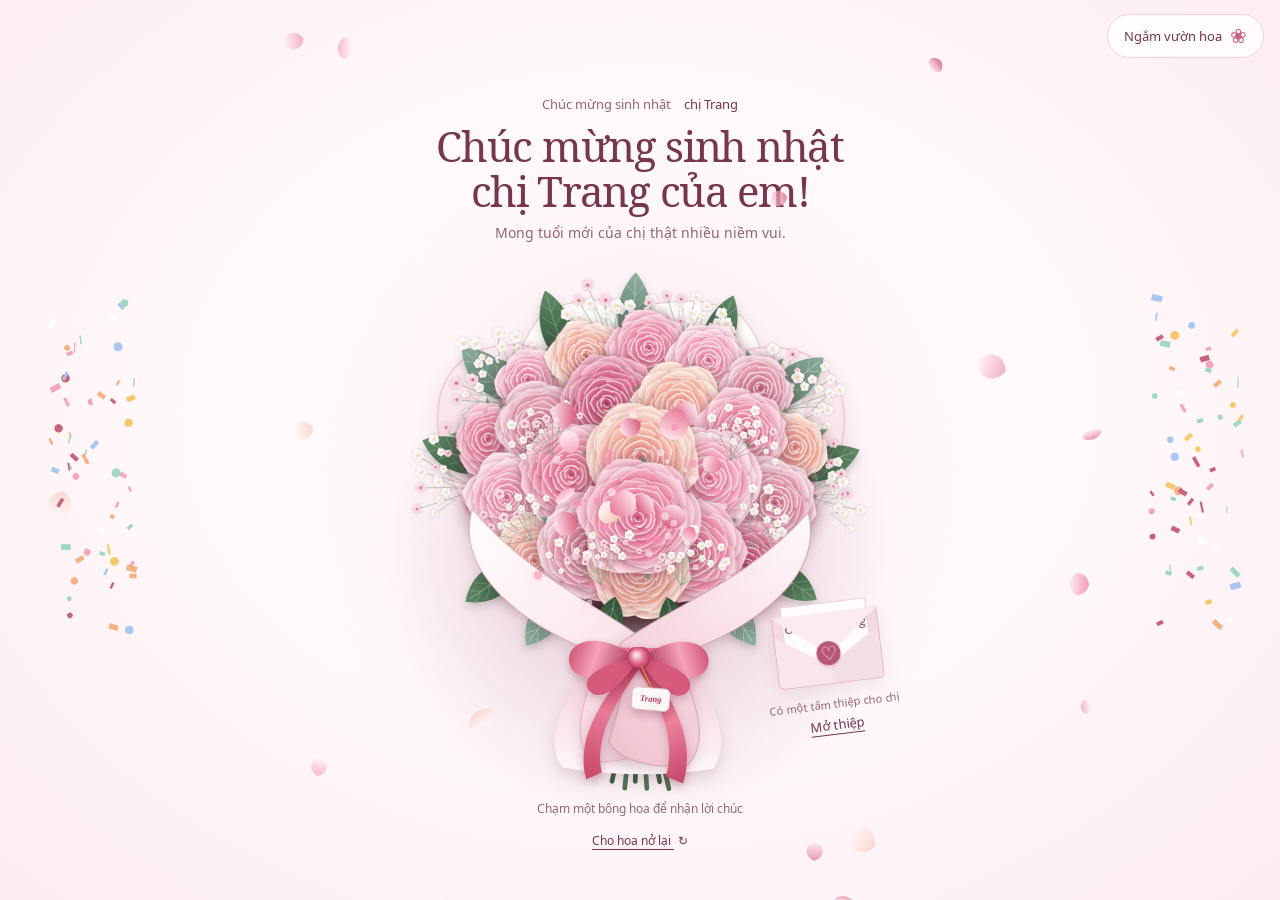
<file: index.html>
<!DOCTYPE html>
<html lang="vi">
<head>
  <meta charset="UTF-8">
  <meta name="viewport" content="width=device-width, initial-scale=1.0">
  <meta name="theme-color" content="#fff8fa">
  <meta name="description" content="Một bó hoa và tấm thiệp nhỏ chúc mừng sinh nhật chị Trang.">
  <title>Chúc mừng sinh nhật chị Trang</title>
  <link rel="stylesheet" href="./style.css?v=5">
  <script src="./script.js?v=5" defer></script>
  <script src="./card.js?v=5" defer></script>
  <script src="./birthday-effects.js" defer></script>
</head>
<body>
  <main>
    <a class="garden-link" href="./garden.html">Ngắm vườn hoa <span aria-hidden="true">❀</span></a>
    <canvas id="ambientPetalsCanvas" aria-hidden="true"></canvas>
    <header class="greeting">
      <p class="occasion">Chúc mừng sinh nhật <span>chị Trang</span></p>
      <h1>Chúc mừng sinh nhật<br>chị Trang của em!</h1>
      <p class="greeting-caption">Mong tuổi mới của chị thật nhiều niềm vui.</p>
    </header>

    <div class="gift-layout">
      <section class="scene-column" aria-label="Hoa và những lời chúc sinh nhật">


        <div class="gift-visuals">
          <div class="bouquet-composition">
            <div id="bouquetStageWrapper" role="button" tabindex="0"
              aria-label="Bó hoa hồng. Nhấn Enter để nhận lời chúc; dùng phím mũi tên để chọn bông hoa."
              aria-describedby="bouquetHint">
              <canvas id="bouquetCanvas" aria-hidden="true"></canvas>
            </div>
            <button class="envelope-button" id="openCard" type="button" aria-haspopup="dialog" aria-controls="greetingCard" aria-expanded="false" hidden>
              <span class="envelope" aria-hidden="true"><span class="envelope-letter">Gửi chị Trang</span><span class="envelope-seal">♡</span></span>
              <span class="envelope-caption">Có một tấm thiệp cho chị</span>
              <span class="envelope-action">Mở thiệp</span>
            </button>
          </div>

        </div>

        <footer class="scene-footer">
          <p id="bouquetHint" class="bouquet-hint">Chạm một bông hoa để nhận lời chúc</p>
          <p id="roseWish" class="rose-wish" role="status" aria-live="polite" aria-atomic="true"></p>
          <button class="text-button" id="replayBloom" type="button">Cho hoa nở lại <span aria-hidden="true">↻</span></button>
        </footer>
      </section>

      <dialog id="greetingCard" class="card-dialog" aria-labelledby="cardTitle">
        <div class="letter-paper">
          <button class="close-button" id="closeCard" type="button" aria-label="Đóng thiệp">×</button>
          <div id="cardReading">
            <div class="letter-date" aria-label="Chúc mừng sinh nhật"><span>Happy</span><span class="date-stem" aria-hidden="true"></span><span>Birthday</span></div>
            <p class="letter-recipient">Gửi <span id="cardRecipient">chị Trang</span>,</p>
            <h2 id="cardTitle">Chúc chị tuổi mới<br>thật rực rỡ.</h2>
            <div class="letter-flower" aria-hidden="true">❀</div>
            <p id="cardMessage" class="letter-message"></p>
            <div class="letter-signoff"><p>Với thật nhiều thương mến,</p><p id="cardSender" class="letter-signature"></p></div>
            <div class="letter-fold" aria-hidden="true"></div>
            <div class="letter-actions"><button id="viewAlbum" class="text-button" type="button" aria-controls="memoryAlbum">Xem album kỷ niệm <span aria-hidden="true">♡</span></button><button id="editCard" class="text-button" type="button">Viết lời chúc riêng <span aria-hidden="true">✎</span></button></div>
          </div>
          <form id="cardEditor" hidden>
            <p class="editor-intro">Một tấm thiệp mang lời của riêng mình.</p>
            <h2 id="editorTitle" class="editor-title">Viết chút yêu thương</h2>
            <label for="recipientInput">Gửi đến</label>
            <input id="recipientInput" name="recipient" maxlength="60" required autocomplete="off">
            <label for="messageInput">Lời chúc sinh nhật</label>
            <textarea id="messageInput" name="message" rows="7" maxlength="1500" required></textarea>
            <label for="senderInput">Người gửi</label>
            <input id="senderInput" name="sender" maxlength="60" required autocomplete="off">
            <p class="editor-hint">Lời chúc được lưu trên trình duyệt này.</p>
            <div class="editor-actions"><button class="primary-button" type="submit">Lưu lời chúc</button><button class="text-button" id="cancelEdit" type="button">Hủy</button></div>
          </form>
          <p id="cardStatus" class="card-status" role="status" aria-live="polite"></p>
        </div>
      </dialog>
    </div>
    <section id="memoryAlbum" class="memory-album" aria-labelledby="albumTitle" hidden>
      <header class="album-heading">
        <p class="album-note">Một chút kỷ niệm, dành riêng cho chị</p>
        <h2 id="albumTitle">Những khoảnh khắc thương yêu</h2>
        <button id="toggleAlbum" class="text-button" type="button" aria-expanded="false" aria-controls="albumPhotos">Xòe album <span aria-hidden="true">♡</span></button>
      </header>
      <div id="albumPhotos" class="album-photos">
        <figure class="portrait-card album-card">
          <div class="portrait-photo"><img src="./assets/photo-1.jpg" alt="Chị Trang bên những bình hoa sen hồng" width="720" height="1280" decoding="async"></div>
          <figcaption><span class="portrait-dedication">Xinh như hoa sen hồng.</span><span class="portrait-date">Dịu dàng theo cách của chị</span></figcaption>
        </figure>
        <figure class="portrait-card album-card">
          <div class="portrait-photo"><img src="./assets/photo-2.jpg" alt="Chị Trang vẫy tay bên bờ biển" width="960" height="1280" decoding="async" loading="lazy"></div>
          <figcaption><span class="portrait-dedication">Rạng rỡ như nắng biển.</span><span class="portrait-date">Những chuyến đi thật vui</span></figcaption>
        </figure>
        <figure class="portrait-card album-card">
          <div class="portrait-photo"><img src="./assets/photo-3.jpg" alt="Chị Trang mặc áo dài hồng bên hồ" width="1280" height="1280" decoding="async" loading="lazy"></div>
          <figcaption><span class="portrait-dedication">Tuổi mới thật dịu dàng.</span><span class="portrait-date">Hôm nay và cả mai sau</span></figcaption>
        </figure>
      </div>
      <p class="album-footnote">Có những điều nhỏ, nhớ lại vẫn thấy vui.</p>
    </section>
    <noscript><p class="noscript-message">Bật JavaScript để ngắm hoa nở và mở thiệp sinh nhật nhé.</p></noscript>
  </main>
</body>
</html>
</file>
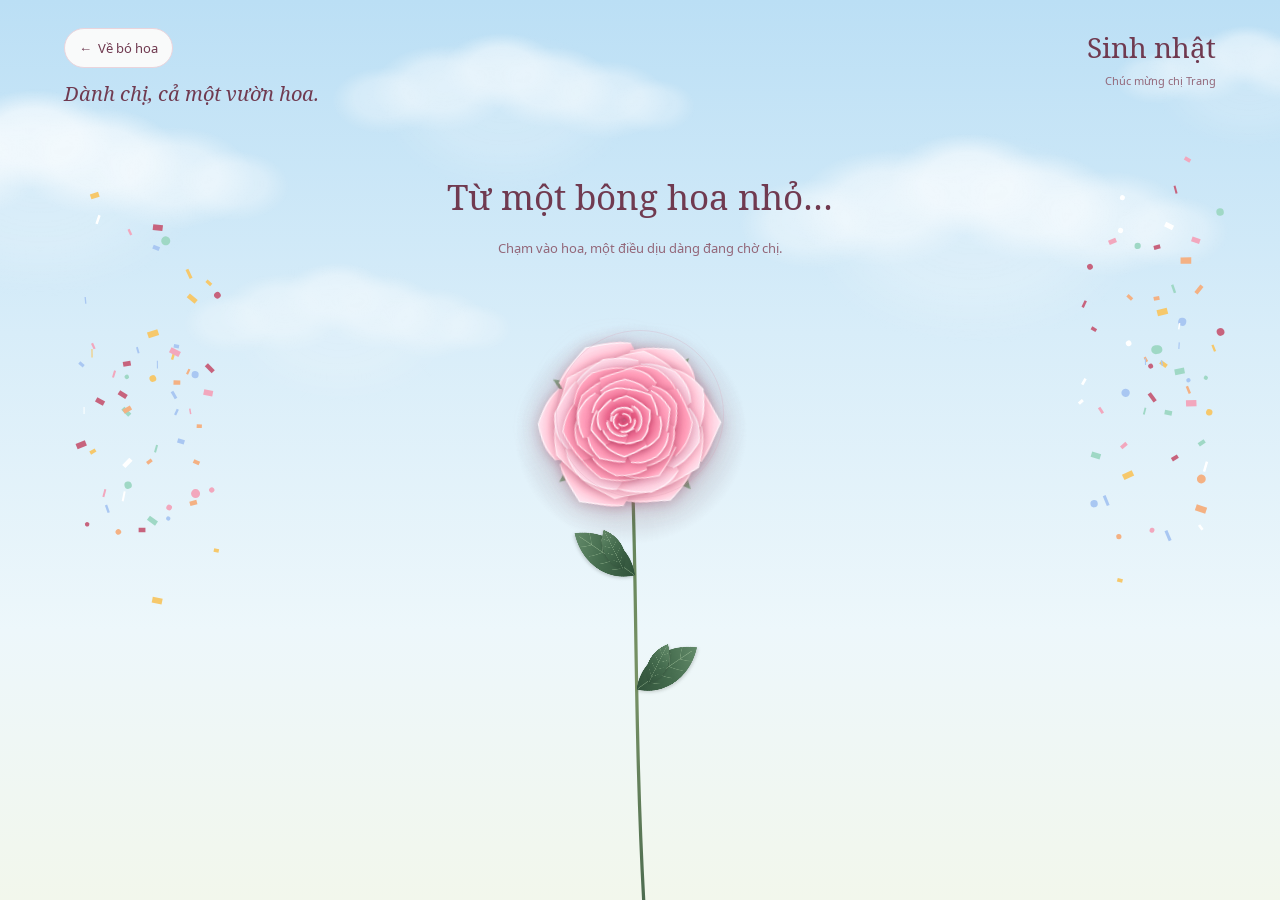
<file: garden.html>
<!DOCTYPE html>
<html lang="vi">
<head>
  <meta charset="UTF-8">
  <meta name="viewport" content="width=device-width, initial-scale=1.0">
  <meta name="theme-color" content="#bbdff5">
  <meta name="description" content="Chạm một bông hoa, đánh thức cả khu vườn và nhận lời chúc mừng sinh nhật chị Trang.">
  <title>Cả một vườn hoa · Sinh nhật chị Trang</title>
  <link rel="preload" href="./assets/fonts/noto-serif-regular.woff2" as="font" type="font/woff2" crossorigin>
  <link rel="preload" href="./assets/fonts/noto-sans-regular.woff2" as="font" type="font/woff2" crossorigin>
  <style>
    @font-face {
      font-family: "Noto Serif";
      src: url("./assets/fonts/noto-serif-regular.woff2") format("woff2");
      font-style: normal; font-weight: 400; font-display: swap;
    }
    @font-face {
      font-family: "Noto Serif";
      src: url("./assets/fonts/noto-serif-italic.woff2") format("woff2");
      font-style: italic; font-weight: 400; font-display: swap;
    }
    @font-face {
      font-family: "Noto Sans";
      src: url("./assets/fonts/noto-sans-regular.woff2") format("woff2");
      font-style: normal; font-weight: 400; font-display: swap;
    }
    :root {
      color-scheme: light;
      --sky: #bbdff5;
      --ink: #703a50;
      --muted: #936779;
      --rose: #c66388;
      --leaf: #6c8b71;
      --paper: #fffdfc;
      --font-letter: "Noto Serif", serif;
      font-family: "Noto Sans", sans-serif;
      color: var(--ink);
      font-synthesis: none;
    }
    * { box-sizing: border-box; }
    [hidden] { display: none !important; }
    html, body { margin: 0; min-width: 280px; min-height: 100%; }
    body { background: var(--sky); -webkit-tap-highlight-color: transparent; }
    button { font: inherit; color: inherit; cursor: pointer; touch-action: manipulation; }
    button:focus-visible, input:focus-visible, textarea:focus-visible { outline: 2px solid var(--ink); outline-offset: 4px; }
    .garden {
      position: relative; min-height: 560px; height: 100svh; overflow: hidden;
      isolation: isolate;
      background: linear-gradient(180deg, #bbdff5 0%, #d8edf9 37%, #edf7fb 70%, #f2f7ec 100%);
    }
    .garden::after {
      content: ""; position: absolute; inset: 0; z-index: -2; pointer-events: none;
      background: radial-gradient(ellipse at 50% 110%, #d7e8caaa, transparent 58%);
      opacity: 0; transition: opacity 4s;
    }
    .garden.is-growing::after { opacity: 1; }
    .page-header {
      position: absolute; top: max(28px, env(safe-area-inset-top));
      left: clamp(24px, 5vw, 76px); right: clamp(24px, 5vw, 76px);
      display: flex; align-items: start; justify-content: space-between; gap: 24px;
      pointer-events: none;
    }
    .dedication { margin: 0; font: italic 20px/1.6 var(--font-letter); }
    .back-link {
      pointer-events: auto; display: inline-flex; align-items: center; gap: 6px; margin-bottom: 10px;
      min-height: 40px; padding: 8px 14px; border: 1px solid #ead4dc; border-radius: 22px;
      background: #fffdfbe6; color: var(--ink); font-size: 13px; text-decoration: none;
    }
    .back-link:hover { background: #fae7ef; }
    .date { margin: 0; text-align: right; font-size: 11px; line-height: 1.7; color: var(--muted); }
    .date span { display: block; font: 28px/1.4 var(--font-letter); color: var(--ink); margin-bottom: 5px; }
    #flowers { position: absolute; inset: 0; z-index: -1; width: 100%; height: 100%; }
    .flower-button {
      position: absolute; left: 50%; top: 46%; transform: translate(-50%, -50%);
      width: 184px; height: 184px; border: 0; border-radius: 50%; background: transparent;
    }
    .flower-button::after {
      content: ""; position: absolute; inset: 8px; border: 1px solid #d69ab23b; border-radius: 50%;
      transition: transform .5s, border-color .5s;
    }
    .flower-button:hover::after { transform: scale(1.13); border-color: #c6638888; }
    .intro {
      position: absolute; left: 24px; right: 24px; top: 19%; text-align: center;
      transition: opacity .65s, transform .65s; pointer-events: none;
    }
    h1 { margin: 0; font: 400 clamp(25px, 3vw, 35px)/1.5 var(--font-letter); }
    .intro p { margin: 13px 0 0; font-size: 13px; line-height: 1.7; color: var(--muted); }
    .is-growing .intro { opacity: 0; transform: translateY(12px); }
    .progress {
      position: absolute; bottom: 36px; left: 20px; right: 20px; margin: 0;
      text-align: center; font: italic 17px/1.7 var(--font-letter);
      opacity: 0; transition: opacity .6s; pointer-events: none;
      text-shadow: 0 1px 12px #fff, 0 1px 8px #fff;
    }
    .is-growing:not(.is-ready) .progress { opacity: 1; }
    .garden-actions {
      position: absolute; bottom: max(24px, env(safe-area-inset-bottom)); left: 0; right: 0;
      display: flex; justify-content: center; flex-wrap: wrap; gap: 12px; padding: 0 16px;
    }
    .garden-actions button {
      border: 1px solid #dcb9c8; background: #fffdfcf2; border-radius: 30px;
      padding: 12px 20px; font-size: 12px; box-shadow: 0 3px 16px #76364d0c;
    }
    .garden-actions button:hover { background: #fae7ef; }
    dialog {
      width: min(480px, calc(100% - 36px)); max-height: calc(100svh - 36px);
      padding: 0; border: 0; overflow: auto; background: var(--paper); color: var(--ink);
      box-shadow: 0 24px 100px #69394d24, 0 2px 10px #69394d12;
      scrollbar-width: none;
      -ms-overflow-style: none;
    }
    dialog::-webkit-scrollbar { display: none; }
    dialog::backdrop { background: #eaf5fc3d; backdrop-filter: blur(3px); }
    dialog[open] { animation: unfold 1s cubic-bezier(.2,.8,.2,1) both; }
    .letter { position: relative; padding: 38px 42px 28px; text-align: center; }
    .letter::before { content: ""; position: absolute; inset: 10px; border: 1px solid #eed6e1; pointer-events: none; }
    .close-card { position: absolute; top: 15px; right: 16px; width: 34px; height: 34px; border: 0; background: transparent; font-size: 25px; }
    .letter-date { margin: 2px 0 20px; font: 24px/1.4 var(--font-letter); color: var(--rose); }
    .letter-date span { display: inline-block; width: 1px; height: 27px; background: #d9aec1; transform: rotate(24deg); margin: 0 15px -5px; }
    .letter-sprig { display: block; margin: 0 auto 17px; width: 75px; height: 55px; }
    .recipient { font: italic 17px/1.7 var(--font-letter); margin: 0 0 13px; }
    h2 { font: 400 clamp(26px, 5vw, 32px)/1.5 var(--font-letter); margin: 0 0 24px; text-wrap: balance; }
    .message { font-size: 14px; line-height: 1.95; margin: 0 0 15px; text-wrap: pretty; }
    .signature { margin: 24px 0; font: italic 17px/1.8 var(--font-letter); }
    .recipient, h2, .message, .signature { overflow-wrap: anywhere; }
    h2, .message, .signature { white-space: pre-wrap; }
    .letter-actions { display: flex; flex-wrap: wrap; justify-content: center; gap: 12px 20px; }
    .view-garden { position: relative; border: 0; border-bottom: 1px solid #cba1b2; padding: 7px 2px; background: transparent; font-size: 12px; }
    .card-editor { text-align: left; }
    .card-editor h2 { text-align: center; margin-bottom: 20px; font-size: 25px; }
    .card-editor label { display: block; margin: 16px 0 7px; font-size: 13px; }
    .card-editor input, .card-editor textarea {
      display: block; width: 100%; min-width: 0; padding: 10px 12px;
      border: 1px solid #dcb9c8; border-radius: 4px; background: #fff9fb;
      color: var(--ink); font: 16px/1.6 "Noto Sans", sans-serif;
    }
    .card-editor textarea { resize: vertical; }
    .editor-hint, .card-status { color: var(--muted); font-size: 12px; line-height: 1.7; }
    .card-status { margin: 0; }
    .card-status:not(:empty) { margin-top: 16px; }
    .editor-actions { display: flex; align-items: center; flex-wrap: wrap; gap: 20px; margin-top: 20px; }
    .save-card { border: 1px solid var(--ink); border-radius: 24px; padding: 11px 18px; background: var(--ink); color: var(--paper); font-size: 13px; }
    .noscript { position: absolute; top: 30%; left: 20px; right: 20px; text-align: center; line-height: 1.8; }
    @keyframes unfold { from { opacity: 0; transform: translateY(35px) rotate(-2deg) scale(.94); } to { opacity: 1; transform: none; } }
    @media (max-width: 600px) {
      .dedication { font-size: 18px; max-width: 150px; }
      .date { max-width: 130px; font-size: 10px; }
      .date span { font-size: 25px; }
      .letter { padding: 35px 26px 25px; }
      .intro { top: 21%; }
      h1 { font-size: clamp(23px, 5.8vw, 28px); }
    }
    @media (max-height: 600px) and (min-width: 600px) {
      .garden { min-height: 360px; }
      .intro { top: 38%; right: auto; width: 30%; text-align: left; }
      h1 { font-size: 24px; }
      .intro p { margin-top: 6px; }
      .page-header { top: 20px; }
    }
    @media (prefers-reduced-motion: reduce) {
      *, *::before, *::after { animation: none !important; transition: none !important; }
    }
  </style>
</head>
<body>
  <main class="garden" id="garden">
    <header class="page-header">
      <div class="header-start">
        <a class="back-link" href="./index.html"><span aria-hidden="true">←</span> Về bó hoa</a>
        <p class="dedication">Dành chị, cả một vườn hoa.</p>
      </div>
      <p class="date"><span>Sinh nhật</span>Chúc mừng chị Trang</p>
    </header>
    <canvas id="flowers" aria-hidden="true"></canvas>
    <button class="flower-button" id="bloom" type="button" aria-label="Chạm để cả vườn hoa nở" aria-describedby="introHint"></button>
    <div class="intro" id="intro">
      <h1>Từ một bông hoa nhỏ…</h1>
      <p id="introHint">Chạm vào hoa, một điều dịu dàng đang chờ chị.</p>
    </div>
    <p class="progress" id="status" role="status" aria-live="polite" aria-atomic="true"></p>
    <nav class="garden-actions" id="actions" aria-label="Vườn hoa và thiệp" hidden>
      <button id="readCard" type="button" aria-haspopup="dialog" aria-controls="wishCard">Đọc lại thiệp</button>
      <button id="replay" type="button">Cho hoa nở lại</button>
    </nav>
    <dialog id="wishCard" aria-labelledby="cardTitle">
      <article class="letter">
        <button class="close-card" id="closeCard" type="button" aria-label="Đóng thiệp">×</button>
        <p class="letter-date">Happy<span aria-hidden="true"></span>Birthday</p>
        <svg class="letter-sprig" viewBox="0 0 90 64" fill="none" aria-hidden="true">
          <path d="M45 59 Q41 40 46 21 M44 49 Q25 47 23 35 Q39 33 44 49 M44 40 Q60 39 65 28 Q51 28 44 40" stroke="#78947a" stroke-width="1.2" fill="#dfe9d9"/>
          <g fill="#ecc1d2" stroke="#c9789a" stroke-width=".6">
            <ellipse cx="39" cy="17" rx="8" ry="12" transform="rotate(-40 39 17)"/>
            <ellipse cx="52" cy="17" rx="8" ry="12" transform="rotate(40 52 17)"/>
            <ellipse cx="45" cy="15" rx="8" ry="12"/>
            <path d="M30 19 Q44 17 45 30 Q33 32 30 19 M60 19 Q46 17 45 30 Q58 32 60 19"/>
          </g>
        </svg>
        <div id="cardReading">
          <p class="recipient">Gửi <span id="cardRecipient">chị Trang</span>,</p>
          <h2 id="cardTitle">Mong những điều đẹp đẽ<br>luôn nở bên chị.</h2>
          <div id="cardMessage">
            <p class="message">Một bông hoa có thể làm một ngày thêm đẹp.<br>Còn chị, làm cả nhà mình vui hơn mỗi ngày.</p>
            <p class="message">Chúc mừng sinh nhật chị! Em chúc chị tuổi mới thật nhiều sức khỏe, niềm vui và may mắn. Mong chị luôn bình yên, được yêu thương và làm được mọi điều chị mong muốn.</p>
            <p class="message">Tuổi mới thật rực rỡ nhé chị,<br>em thương chị nhiều lắm.</p>
          </div>
          <p class="signature" id="cardSignature">Em Minh ♡</p>
          <div class="letter-actions">
            <button class="view-garden" id="viewGarden" type="button" autofocus>Ngắm vườn hoa</button>
            <button class="view-garden" id="editCard" type="button">Viết lời chúc riêng</button>
          </div>
        </div>
        <form class="card-editor" id="cardEditor" hidden>
          <h2 id="editorTitle">Viết chút yêu thương</h2>
          <label for="recipientInput">Gửi đến</label>
          <input id="recipientInput" name="recipient" maxlength="60" required autocomplete="off">
          <label for="titleInput">Tiêu đề thiệp</label>
          <textarea id="titleInput" name="title" rows="2" maxlength="160" required></textarea>
          <label for="messageInput">Lời chúc sinh nhật</label>
          <textarea id="messageInput" name="message" rows="7" maxlength="3000" required></textarea>
          <label for="signatureInput">Chữ ký</label>
          <input id="signatureInput" name="signature" maxlength="120" required autocomplete="off">
          <p class="editor-hint">Lời chúc được lưu trên trình duyệt này. Cách một dòng để bắt đầu đoạn mới.</p>
          <div class="editor-actions">
            <button class="save-card" type="submit">Lưu lời chúc</button>
            <button class="view-garden" id="cancelEdit" type="button">Hủy</button>
          </div>
        </form>
        <p class="card-status" id="cardStatus" role="status" aria-live="polite"></p>
      </article>
    </dialog>
    <noscript><p class="noscript">Bật JavaScript để chạm vào hoa và mở thiệp nhé.<br>Chúc chị sinh nhật vui vẻ, rạng rỡ và tràn đầy yêu thương!</p></noscript>
  </main>
  <script src="./garden-botany.js?v=5"></script>
  <script src="./garden-card.js?v=5"></script>
  <script src="./birthday-effects.js"></script>
  <script>
    (() => {
      'use strict';
      const garden = document.getElementById('garden');
      const canvas = document.getElementById('flowers');
      const ctx = canvas.getContext('2d');
      const bloomButton = document.getElementById('bloom');
      const card = document.getElementById('wishCard');
      const actions = document.getElementById('actions');
      const status = document.getElementById('status');
      const motion = matchMedia('(prefers-reduced-motion: reduce)');
      const TAU = Math.PI * 2;
      const clamp = n => Math.max(0, Math.min(1, n));
      const ease = n => 1 - Math.pow(1 - clamp(n), 3);
      let seed = 2010;
      const random = () => { seed = seed * 16807 % 2147483647; return (seed - 1) / 2147483646; };
      const { createRealisticRoseSprite, createRoseBudSprite, drawBotanicalLeaf } = window.GardenBotany;
      const paletteKeys = ['sweetBlush', 'pastelPink', 'creamPeach', 'pearlVintage', 'berryRomance', 'paleGreen', 'skyBlue', 'pearlWhite'];
      // Bake the soft focus and bloom into the sprites once, keeping the live scene light.
      function softenPetals(source, logicalSize, radius) {
        const image = document.createElement('canvas');
        image.width = source.width; image.height = source.height;
        const c = image.getContext('2d');
        const pixelRatio = source.width / logicalSize;
        c.globalAlpha = .3;
        c.filter = `blur(${radius * .13 * pixelRatio}px) brightness(1.35)`;
        c.drawImage(source, 0, 0);
        c.globalAlpha = 1;
        c.filter = `blur(${radius * .009 * pixelRatio}px) brightness(1.06)`;
        c.drawImage(source, 0, 0);
        return image;
      }
      // Use the same layered roses as index.html, cached at the sizes used in this scene.
      // Fully open flowers need only one draw instead of repainting every petal each frame.
      function prepareRose(config) {
        const rose = createRealisticRoseSprite(config);
        rose.whorlCanvases = rose.whorlCanvases.map(layer => softenPetals(layer, rose.logicalSize, rose.radius));
        const openCanvas = document.createElement('canvas');
        openCanvas.width = rose.baseCanvas.width;
        openCanvas.height = rose.baseCanvas.height;
        const c = openCanvas.getContext('2d');
        c.drawImage(rose.baseCanvas, 0, 0);
        rose.whorlCanvases.forEach(layer => c.drawImage(layer, 0, 0));
        return { ...rose, openCanvas };
      }
      const sprites = paletteKeys.flatMap((paletteKey, i) => ['garden', 'classic', 'peony'].map((variety, j) => prepareRose({
        radius: 46, paletteKey, variety, seed: 2010 + i * 107 + j * 41,
        tiltX: (j - 1) * .65, tiltY: -.2 + (i % 5) * .08, hasDewdrop: j === 0
      })));
      const heroSprite = prepareRose({ radius: 86, paletteKey: 'sweetBlush', variety: 'garden', tiltX: -.22, tiltY: -.3, seed: 2010, hasDewdrop: true });
      const budSprites = paletteKeys.map(paletteKey => {
        const bud = createRoseBudSprite({ paletteKey });
        return { ...bud, canvas: softenPetals(bud.canvas, bud.logicalSize, bud.radius) };
      });
      const leafCanvas = document.createElement('canvas');
      leafCanvas.width = 300; leafCanvas.height = 200;
      const leafContext = leafCanvas.getContext('2d');
      leafContext.scale(2, 2);
      drawBotanicalLeaf(leafContext, 20, 50, 0, 100, 31);
      // Soft cloud puffs are painted once, then drift behind the flowers.
      const cloudCanvas = document.createElement('canvas');
      cloudCanvas.width = 720; cloudCanvas.height = 360;
      const cloudContext = cloudCanvas.getContext('2d');
      const cloudPuffs = [
        [125, 164, 92, .52], [225, 143, 119, .67], [333, 112, 104, .81],
        [420, 141, 111, .75], [519, 163, 108, .61], [600, 174, 75, .43],
        [340, 183, 219, .3]
      ];
      cloudPuffs.forEach(([x, y, radius, opacity]) => {
        cloudContext.save(); cloudContext.translate(x, y); cloudContext.scale(1, .64);
        const puff = cloudContext.createRadialGradient(0, -radius * .12, radius * .16, 0, 0, radius);
        puff.addColorStop(0, `rgba(255,255,255,${opacity})`);
        puff.addColorStop(.48, `rgba(255,255,255,${opacity * .87})`);
        puff.addColorStop(.8, `rgba(255,255,255,${opacity * .3})`);
        puff.addColorStop(1, 'rgba(255,255,255,0)');
        cloudContext.fillStyle = puff; cloudContext.beginPath(); cloudContext.arc(0, 0, radius, 0, TAU); cloudContext.fill();
        cloudContext.restore();
      });
      const clouds = [
        { x: .04, y: .17, size: .42, opacity: .82, speed: 2.7 },
        { x: .4, y: .09, size: .32, opacity: .67, speed: 3.8 },
        { x: .77, y: .22, size: .43, opacity: .78, speed: 2.2 },
        { x: .27, y: .34, size: .29, opacity: .52, speed: 4.1 },
        { x: .98, y: .07, size: .25, opacity: .59, speed: 3.1 }
      ];
      const whorlDelays = [0, .12, .24, .34];
      const closedScales = [.44, .36, .28, .38];
      const twistAngles = [.52, -.78, 1.05, -1.35];
      const flowers = [];
      // Distant flowers are smaller and paler; foreground flowers grow taller and fuller.
      for (let row = 0; row < 5; row++) {
        const count = 24 + row * 2;
        for (let i = 0; i < count; i++) {
          const x = (i + random()) / count;
          flowers.push({
            x, y: .49 + row * .092 + (random() - .5) * .22, depth: row,
            radius: 17 + row * 5 + random() * 15,
            stem: .18 + random() * .22,
            bend: (random() - .5) * 65,
            phase: random() * TAU, rotation: (random() - .5) * .9,
            sprite: Math.floor(random() * sprites.length),
            delay: .3 + Math.abs(x - .5) * 4.2 + row * .36 + random() * .9,
            alpha: .6 + row * .1, tilt: .8 + random() * .2,
            offsetX: 0, offsetY: 0, hover: 0
          });
        }
      }
      // Keep some flowers as closed buds, scattered through all five depth layers.
      for (let i = 0; i < 20; i++) {
        const row = Math.floor(i / 4);
        flowers.push({
          x: (i % 4 + .25 + random() * .5) / 4,
          y: .45 + row * .087 + (random() - .5) * .065,
          depth: row, radius: 13 + row * 2.5 + random() * 4,
          stem: .2 + random() * .15, bend: (random() - .5) * 45,
          phase: random() * TAU, rotation: (random() - .5) * .5,
          bud: true, sprite: i * 3 % budSprites.length,
          delay: .6 + random() * 2.4 + row * .4,
          alpha: .75 + row * .06, tilt: 1,
          offsetX: 0, offsetY: 0, hover: 0
        });
      }
      flowers.sort((a, b) => a.depth - b.depth);
      const petals = Array.from({ length: 18 }, () => ({ x: random(), y: random(), phase: random() * TAU, size: 3 + random() * 4, speed: 9 + random() * 12 }));
      const hero = { x: .5, y: .46, radius: 76, stem: .25, bend: 5, phase: 0, rotation: -.15, tilt: .95, offsetX: 0, offsetY: 0, hover: 0 };
      const pointer = { x: -1000, y: -1000 };
      let width = 0, height = 0, scale = 1, frame = 0, lastFrame = 0;
      let sceneTime = 0;
      let state = 'idle', started = 0, pausedAt = 0;

      function leaf(x, y, direction, size, flutter) {
        ctx.save(); ctx.translate(x, y); ctx.scale(direction, 1); ctx.rotate(-.58 + flutter);
        ctx.drawImage(leafCanvas, -size * .2, -size * .5, size * 1.5, size);
        ctx.restore();
      }

      function drawFlower(f, growth, time, smoothing, isHero = false) {
        if (growth <= 0) return;
        const p = ease(growth);
        const x = f.x * width;
        const targetY = f.y * height;
        const root = Math.max(height * 1.04, targetY + f.stem * height);
        const y = root - (root - targetY) * p;
        // A traveling breeze bends taller stems more, with a small individual flutter.
        const wind = motion.matches ? 0 : Math.sin(time * .00125 + f.x * 4.5) * .72 + Math.sin(time * .002 + f.phase) * .28;
        const lean = wind * (isHero ? .06 : .048);
        const sway = Math.sin(lean) * (root - y) * p;
        const r = f.radius * scale;
        const dx = x - pointer.x, dy = y - pointer.y;
        const distance = Math.hypot(dx, dy);
        const proximity = !motion.matches && !card.open ? clamp(1 - distance / (r * 2.3)) : 0;
        f.offsetX += ((dx / (distance || 1)) * proximity * r * .13 - f.offsetX) * smoothing;
        f.offsetY += ((dy / (distance || 1)) * proximity * r * .08 - f.offsetY) * smoothing;
        f.hover += (proximity - f.hover) * smoothing;
        const headX = x + sway + f.offsetX;
        const headY = y + (1 - Math.cos(lean)) * (root - y) + f.offsetY;
        const baseX = x + f.bend * scale;
        const controlX1 = x - f.bend * scale + sway * .15;
        const controlY1 = root - (root - headY) * .4;
        const controlX2 = headX + 8 * scale + sway * .12;
        const controlY2 = headY + (root - headY) * .22;
        ctx.save(); ctx.globalAlpha = isHero ? 1 : Math.min(1, f.alpha) * clamp(growth * 3);
        const stemColor = ctx.createLinearGradient(baseX - 2, root, headX + 2, headY);
        stemColor.addColorStop(0, '#46664c'); stemColor.addColorStop(.5, '#789265'); stemColor.addColorStop(1, '#587b53');
        ctx.strokeStyle = stemColor;
        ctx.lineWidth = isHero ? 2.8 * scale : Math.max(1, r * .05);
        ctx.lineCap = 'round';
        ctx.beginPath(); ctx.moveTo(baseX, root);
        ctx.bezierCurveTo(controlX1, controlY1, controlX2, controlY2, headX, headY);
        ctx.stroke();
        if (growth > .15) {
          // Attach each leaf to the actual curved stem so the whole plant moves together.
          (isHero ? [.42, .64] : [.38, .64]).forEach((t, i) => {
            const u = 1 - t;
            const lx = u ** 3 * baseX + 3 * u * u * t * controlX1 + 3 * u * t * t * controlX2 + t ** 3 * headX;
            const ly = u ** 3 * root + 3 * u * u * t * controlY1 + 3 * u * t * t * controlY2 + t ** 3 * headY;
            const length = r * (isHero ? .85 : .95) * p;
            leaf(lx, ly, i ? -1 : 1, length, wind * .085);
            if (isHero) leaf(lx + (i ? -10 : 10) * scale, ly - 5 * scale, i ? -1 : 1, length * .6, -.5 + wind * .09);
          });
        }
        ctx.translate(headX, headY);
        ctx.rotate(f.rotation + wind * .095 + f.offsetX * .003);
        const breath = motion.matches ? 1 : 1 + Math.sin(time * .0014 + f.phase) * .008;
        ctx.scale(breath * (1 + f.hover * .04), f.tilt * breath * (1 + f.hover * .04));
        if (f.bud) {
          const bud = budSprites[f.sprite];
          const size = bud.logicalSize * r / bud.radius;
          ctx.scale(.4 + p * .6, .4 + p * .6);
          ctx.drawImage(bud.canvas, -size / 2, -size / 2, size, size);
          ctx.restore();
          return;
        }
        const rose = isHero ? heroSprite : sprites[f.sprite];
        const size = rose.logicalSize * r / rose.radius;
        if (growth >= 1) {
          ctx.drawImage(rose.openCanvas, -size / 2, -size / 2, size, size);
        } else {
          ctx.save(); ctx.scale(.5 + p * .5, .5 + p * .5);
          ctx.drawImage(rose.baseCanvas, -size / 2, -size / 2, size, size); ctx.restore();
          rose.whorlCanvases.forEach((layer, i) => {
            const open = ease((growth - whorlDelays[i]) / (1 - whorlDelays[i]));
            const unfurl = closedScales[i] + (1 - closedScales[i]) * open;
            ctx.save(); ctx.rotate((1 - open) * twistAngles[i]);
            ctx.scale(unfurl, unfurl * (.78 + open * .22));
            ctx.drawImage(layer, -size / 2, -size / 2, size, size); ctx.restore();
          });
        }
        ctx.restore();
      }

      function drawPetals(elapsed, time) {
        ctx.save();
        petals.forEach(petal => {
          const x = ((petal.x * width + time * .009 + Math.sin(time * .0006 + petal.phase) * 35) % (width + 60)) - 30;
          const y = ((petal.y * height + time * petal.speed * .001) % (height + 60)) - 30;
          ctx.save(); ctx.globalAlpha = Math.min(elapsed / 3, 1) * .55;
          ctx.translate(x, y); ctx.rotate(petal.phase + time * .0007);
          ctx.scale(.55 + Math.abs(Math.sin(time * .001 + petal.phase)) * .45, 1);
          const color = ctx.createLinearGradient(0, -petal.size, 0, petal.size);
          color.addColorStop(0, '#fff3f7'); color.addColorStop(1, '#d887a6'); ctx.fillStyle = color;
          ctx.beginPath(); ctx.moveTo(0, -petal.size);
          ctx.bezierCurveTo(petal.size * 1.3, -petal.size, petal.size * .8, petal.size * .8, 0, petal.size);
          ctx.bezierCurveTo(-petal.size, petal.size * .2, -petal.size * .6, -petal.size * .9, 0, -petal.size);
          ctx.fill(); ctx.restore();
        });
        ctx.restore();
      }

      function drawClouds(time) {
        ctx.save();
        clouds.forEach(cloud => {
          const cloudWidth = Math.max(240, width * cloud.size);
          const travel = width + cloudWidth * 2;
          const x = ((cloud.x * width + time * cloud.speed * .001 + cloudWidth) % travel) - cloudWidth;
          const y = height * cloud.y;
          ctx.globalAlpha = cloud.opacity;
          ctx.drawImage(cloudCanvas, x - cloudWidth * .5, y - cloudWidth * .18, cloudWidth, cloudWidth * cloudCanvas.height / cloudCanvas.width);
        });
        ctx.restore();
      }

      function openCard() {
        if (!card.open) { card.showModal(); card.scrollTop = 0; }
      }
      function finish() {
        state = 'ready'; garden.classList.add('is-ready'); actions.hidden = false;
        status.textContent = 'Cả vườn hoa đã nở. Một tấm thiệp dành tặng chị.';
        openCard();
      }
      function draw(time) {
        frame = 0;
        const delta = lastFrame ? Math.min(50, time - lastFrame) : 16.67;
        lastFrame = time;
        if (!motion.matches) sceneTime += delta;
        const smoothing = motion.matches ? 1 : 1 - Math.exp(-delta / 140);
        ctx.clearRect(0, 0, width, height);
        drawClouds(sceneTime);
        const elapsed = state === 'idle' ? 0 : (time - started) / 1000;
        const instant = motion.matches && state !== 'idle';
        if (state !== 'idle') {
          flowers.forEach(f => drawFlower(f, state === 'ready' || instant ? 1 : clamp((elapsed - f.delay) / 1.9), sceneTime, smoothing));
        }
        drawFlower(hero, state === 'idle' ? .72 : state === 'ready' || instant ? 1 : .72 + .28 * clamp(elapsed / 1.8), sceneTime, smoothing, true);
        if (state !== 'idle' && !motion.matches) drawPetals(elapsed, sceneTime);
        if (state === 'growing' && (instant || elapsed >= 6.8)) finish();
        if (!motion.matches && !document.hidden) frame = requestAnimationFrame(draw);
      }
      function render() {
        cancelAnimationFrame(frame);
        if (!document.hidden) frame = requestAnimationFrame(draw);
      }
      garden.addEventListener('pointermove', event => {
        if (event.pointerType !== 'mouse' || motion.matches) return;
        const rect = garden.getBoundingClientRect();
        pointer.x = event.clientX - rect.left; pointer.y = event.clientY - rect.top;
      });
      garden.addEventListener('pointerleave', () => { pointer.x = pointer.y = -1000; });
      function resize() {
        const rect = garden.getBoundingClientRect();
        width = rect.width; height = rect.height;
        scale = Math.min(1.22, Math.max(.68, width / 1100));
        const dpr = Math.min(devicePixelRatio || 1, 2);
        canvas.width = Math.round(width * dpr); canvas.height = Math.round(height * dpr);
        ctx.setTransform(dpr, 0, 0, dpr, 0, 0); render();
      }
      function start() {
        if (state !== 'idle') return;
        state = 'growing'; started = performance.now();
        garden.classList.add('is-growing'); bloomButton.hidden = true;
        document.getElementById('intro').setAttribute('aria-hidden', 'true');
        status.textContent = 'Từ một bông hoa, cả khu vườn đang thức giấc…'; render();
      }
      function closeCard() { card.close(); }
      bloomButton.addEventListener('click', start);
      document.getElementById('readCard').addEventListener('click', openCard);
      document.getElementById('closeCard').addEventListener('click', closeCard);
      document.getElementById('viewGarden').addEventListener('click', closeCard);
      card.addEventListener('close', () => document.getElementById('readCard').focus({ preventScroll: true }));
      document.getElementById('replay').addEventListener('click', () => {
        state = 'idle'; garden.classList.remove('is-growing', 'is-ready');
        actions.hidden = true; bloomButton.hidden = false; status.textContent = '';
        document.getElementById('intro').removeAttribute('aria-hidden');
        bloomButton.focus({ preventScroll: true }); render();
      });
      document.addEventListener('visibilitychange', () => {
        if (document.hidden) { pausedAt = performance.now(); cancelAnimationFrame(frame); frame = 0; lastFrame = 0; }
        else { if (pausedAt && state === 'growing') started += performance.now() - pausedAt; pausedAt = 0; render(); }
      });
      motion.addEventListener('change', render);
      new ResizeObserver(resize).observe(garden);
      resize();
    })();
  </script>
</body>
</html>
</file>
<file: style.css>
@font-face { font-family: "Noto Serif"; src: url("./assets/fonts/noto-serif-regular.woff2") format("woff2"); font-style: normal; font-weight: 400; font-display: swap; }
@font-face { font-family: "Noto Serif"; src: url("./assets/fonts/noto-serif-italic.woff2") format("woff2"); font-style: italic; font-weight: 400; font-display: swap; }
@font-face { font-family: "Noto Sans"; src: url("./assets/fonts/noto-sans-regular.woff2") format("woff2"); font-style: normal; font-weight: 400; font-display: swap; }
:root {
  --paper: #fffdfb;
  --blush: #fff8fa;
  --rose: #c7637d;
  --ink: #76364d;
  --muted: #916674;
  --line: #ecd3db;
  --bouquet-size: clamp(210px, calc(100dvh - 300px), 560px);
  color: var(--ink);
  font-family: "Noto Sans", "Segoe UI", Arial, sans-serif;
  font-synthesis: none;
}
* { box-sizing: border-box; }
[hidden] { display: none !important; }
html, body { margin: 0; min-width: 320px; min-height: 100%; }
body {
  background: radial-gradient(ellipse at 50% 46%, #fffdfd 0%, #fff9fa 47%, #fcecf1 100%);
  -webkit-tap-highlight-color: transparent;
}
button, input, textarea { font: inherit; }
button { color: inherit; cursor: pointer; touch-action: manipulation; }
button:focus-visible, a:focus-visible, [tabindex]:focus-visible, input:focus-visible, textarea:focus-visible {
  outline: 2px solid var(--ink); outline-offset: 5px;
}
main {
  min-height: 100vh; min-height: 100dvh;
  display: grid; align-content: center;
  position: relative; isolation: isolate;
  padding: max(72px, calc(env(safe-area-inset-top) + 64px)) clamp(16px, 3vw, 48px) max(16px, env(safe-area-inset-bottom));
}
.garden-link {
  position: absolute; top: max(14px, env(safe-area-inset-top));
  right: max(16px, env(safe-area-inset-right)); z-index: 4;
  display: inline-flex; align-items: center; gap: 8px;
  min-height: 44px; padding: 10px 16px; border: 1px solid var(--line); border-radius: 24px;
  background: var(--paper); color: var(--ink); font-size: 13px; text-decoration: none;
}
.garden-link:hover { background: #fae7ef; }
.garden-link span { color: var(--rose); font-size: 20px; line-height: 1; }
.gift-layout {
  width: min(100%, 1040px); margin-inline: auto;
  display: grid; grid-template-columns: minmax(0, 1fr); align-items: start;
  gap: 32px clamp(28px, 4vw, 60px);
}
.scene-column { min-width: 0; display: flex; flex-direction: column; align-items: center; }
.gift-visuals {
  width: 100%; margin: 4px auto 0; display: grid; place-items: center;
}
.portrait-card {
  position: relative; min-width: 0; width: 100%; max-width: 275px;
  justify-self: center; margin: 0; padding: 10px 10px 0;
  background: var(--paper); border: 1px solid #ecd3db99;
  box-shadow: 0 14px 40px #76364d10, 0 2px 7px #76364d08;
  transform-origin: top left;
}
.portrait-photo { overflow: hidden; aspect-ratio: 3 / 4; background: #f3e4e5; }
.portrait-photo img { display: block; width: 100%; height: 100%; object-fit: cover; object-position: center; }
.portrait-card figcaption { padding: 19px 6px 20px; text-align: center; }
.portrait-dedication { display: block; font: italic clamp(16px, 1.6vw, 21px)/1.45 "Noto Serif", serif; text-wrap: pretty; }
.portrait-date { display: block; color: var(--muted); margin-top: 11px; font-size: 10px; line-height: 1.6; }
main::before {
  content: ''; position: absolute; left: 50%; top: 52%; z-index: -1;
  width: min(90vw, 700px); aspect-ratio: 1;
  transform: translate(-50%, -50%); border-radius: 50%;
  background: radial-gradient(circle, rgba(252, 210, 223, .45), rgba(254, 235, 242, .16) 57%, transparent 73%);
  filter: blur(26px); pointer-events: none;
}
.greeting { width: fit-content; max-width: 100%; margin: 0 auto 8px; transform-origin: top left; position: relative; z-index: 1; text-align: center; }
.occasion { margin: 0 0 10px; font-size: 13px; color: var(--muted); }
.occasion span { margin-left: 10px; color: var(--ink); font-weight: 600; }
h1, h2, .letter-recipient { font-family: "Noto Serif", serif; font-weight: 400; }
h1 { margin: 0; font-size: clamp(28px, 3.4vw, 42px); line-height: 1.08; letter-spacing: -1.3px; }
.greeting-caption { font-size: 14px; color: var(--muted); margin: 10px 0 0; }
.bouquet-composition {
  position: relative; min-width: 0; margin: -12px auto -8px;
  width: min(100%, var(--bouquet-size));
  transform-origin: top left;
}
#bouquetStageWrapper {
  position: relative; width: 100%; aspect-ratio: 1; border-radius: 45%;
  cursor: pointer; touch-action: manipulation;
  animation: bouquet-entrance 1.15s cubic-bezier(.16, 1, .3, 1) both;
}
#bouquetCanvas { width: 100%; height: 100%; display: block; }
.envelope-button {
  position: absolute; right: 8px; top: 66%; width: clamp(126px, 29%, 164px);
  padding: 0; border: 0; background: transparent; text-align: center;
  transform: rotate(-7deg); animation: envelope-arrival .8s cubic-bezier(.2,.8,.2,1) both;
}
.envelope {
  position: relative; display: block; width: 106px; height: 72px; margin: 0 auto 12px;
  background: #f5d9e2; border: 1px solid #e3b5c4; border-radius: 2px 2px 5px 5px;
  box-shadow: 0 8px 18px #76364d18;
}
.envelope::before {
  content: ''; position: absolute; inset: 0; z-index: 2;
  background: linear-gradient(32deg, #f9e6ec 49%, transparent 50%) left / 51% 100% no-repeat,
              linear-gradient(-32deg, #f5dfe7 49%, transparent 50%) right / 51% 100% no-repeat;
  border-radius: inherit;
}
.envelope::after {
  content: ''; position: absolute; inset: -1px -1px 0; z-index: 3;
  background: #fcebf0; clip-path: polygon(0 0, 100% 0, 50% 61%);
  transform-origin: top; transition: transform .4s ease;
}
.envelope-letter {
  position: absolute; inset: -11px 9px 9px; padding: 12px 0 0;
  background: var(--paper); border: 1px solid var(--line);
  font-family: "Noto Serif", serif; font-style: italic; font-size: 13px;
  transition: transform .4s ease;
}
.envelope-seal {
  position: absolute; left: calc(50% - 12px); top: 28px; z-index: 4;
  width: 24px; height: 24px; border-radius: 50%; background: #b85575;
  color: #fff6f8; font: 19px/24px "Noto Serif", serif; box-shadow: 0 2px 3px #76364d22;
}
.envelope-caption, .envelope-action { display: block; font-size: 11px; line-height: 1.5; }
.envelope-caption { color: var(--muted); white-space: nowrap; }
.envelope-action { font-size: 13px; text-decoration: underline; text-underline-offset: 4px; margin-top: 3px; }
@media (hover: hover) {
  .envelope-button:hover .envelope-letter { transform: translateY(-7px); }
  .envelope-button:hover .envelope::after { transform: rotateX(35deg); }
}
.scene-footer { transform-origin: top left; width: min(100%, 540px); margin-top: 6px; text-align: center; position: relative; z-index: 1; }
.bouquet-hint { font-size: 12px; color: var(--muted); margin: 0; }
.rose-wish { font: italic 17px/1.6 "Noto Serif", serif; margin: 6px auto 2px; max-width: 440px; min-height: 54px; text-wrap: pretty; }
.rose-wish:empty { min-height: 0; margin: 0; }
.rose-wish.is-new { animation: wish-arrival .4s ease both; }
.text-button { border: 0; background: transparent; padding: 12px 8px; font-size: 12px; text-decoration: underline; text-underline-offset: 4px; }
.text-button span { display: inline-block; margin-left: 4px; text-decoration: none; }
#replayBloom { margin-top: 3px; }
#ambientPetalsCanvas { position: fixed; inset: 0; width: 100%; height: 100%; display: block; pointer-events: none; z-index: 2; }
.card-dialog {
  position: relative; z-index: 3; inset: auto; justify-self: center; align-self: start;
  width: min(100%, 620px); min-width: 0; max-width: none; max-height: none; margin: 0;
  padding: 0; border: 0; border-radius: 5px; color: var(--ink);
  background: var(--paper); box-shadow: 0 20px 70px #76364d14, 0 2px 8px #76364d0d;
  overflow: visible; scroll-margin-block: 24px;
}
.card-dialog[open] { animation: letter-open .45s .4s cubic-bezier(.16,1,.3,1) both; }
.letter-paper { position: relative; padding: 18px 30px 10px; background: linear-gradient(90deg, transparent 49.7%, #eedde33b 50%, transparent 50.3%), var(--paper); }
.letter-paper::before { content: ''; position: absolute; inset: 10px; border: 1px solid #ecd3db99; border-radius: 2px; pointer-events: none; }
.close-button { position: absolute; right: 15px; top: 14px; z-index: 1; width: 36px; height: 36px; background: transparent; border: 0; border-radius: 50%; font-size: 25px; font-weight: 300; }
.close-button:hover { background: #f9eaf0; }
.letter-date { display: flex; align-items: center; justify-content: center; gap: 13px; font: 28px/1.1 "Noto Serif", serif; color: var(--rose); margin: 0 0 10px; }
.date-stem { width: 1px; height: 32px; background: var(--line); transform: rotate(25deg); }
.letter-recipient { margin: 0 0 10px; font-size: 19px; overflow-wrap: anywhere; }
#cardTitle { margin: 0; font-size: 31px; line-height: 1.2; letter-spacing: -.6px; }
.letter-flower { text-align: center; font: 29px/1 "Noto Serif", serif; color: var(--rose); margin: 6px 0 8px; }
.letter-message { white-space: pre-wrap; overflow-wrap: anywhere; font-size: 14px; line-height: 1.65; margin: 0; }
.message-paragraph { display: block; }
.message-paragraph + .message-paragraph { margin-top: 12px; }
.letter-signoff { margin-top: 10px; text-align: right; }
.letter-signoff > p:first-child { margin: 0 0 3px; font-size: 12px; color: var(--muted); }
.letter-signature { font: italic 23px/1.4 "Noto Serif", serif; margin: 0; overflow-wrap: anywhere; }
.letter-fold { height: 1px; margin: 8px -30px 2px; background: #ecd3db77; box-shadow: 0 1px 2px #76364d08; }
.letter-actions { text-align: center; }
.letter-actions .text-button { padding-block: 8px; }
.card-status { font-size: 12px; color: var(--muted); text-align: center; margin: 0; line-height: 1.6; }
.card-status:not(:empty) { padding: 8px 0; }
.editor-intro { margin: 10px 0; font-size: 12px; color: var(--muted); }
.editor-title { font-size: 27px; line-height: 1.2; margin: 0 0 26px; }
#cardEditor label { display: block; font-size: 13px; margin: 18px 0 8px; }
#cardEditor input, #cardEditor textarea { width: 100%; border: 1px solid #dcb8c5; border-radius: 5px; background: #fff9fb; color: var(--ink); padding: 11px 12px; font-size: 14px; line-height: 1.6; }
#cardEditor textarea { resize: vertical; min-height: 150px; }
.editor-hint { font-size: 11px; color: var(--muted); line-height: 1.7; margin-top: 14px; }
.editor-actions { display: flex; align-items: center; gap: 16px; margin: 20px 0 10px; }
.primary-button { border: 1px solid var(--ink); border-radius: 5px; padding: 12px 20px; font-size: 13px; background: var(--ink); color: var(--paper); }
.noscript-message { text-align: center; font-size: 14px; }
/* The album is a second chapter, revealed only after the letter is opened. */
.memory-album {
  position: relative; z-index: 3; width: min(100%, 850px); min-width: 0;
  margin: clamp(32px, 4vw, 54px) auto 8px; text-align: center; scroll-margin-top: 32px;
  opacity: 0; transform: translateY(24px);
  transition: opacity .8s ease, transform .8s cubic-bezier(.2,.8,.2,1);
}
.memory-album.is-revealed { opacity: 1; transform: none; }
.album-heading { margin-bottom: 26px; }
.album-note { color: var(--muted); font-size: 12px; line-height: 1.7; margin: 0 0 12px; }
#albumTitle { font-size: clamp(26px, 3vw, 34px); line-height: 1.25; margin: 0 0 8px; letter-spacing: -.5px; }
.album-photos { display: grid; grid-template-columns: minmax(0, 1fr); gap: 28px; padding: 18px 18px 14px; }
.album-card { grid-area: 1 / 1; width: min(100%, 230px); max-width: none; transform-origin: center; }
.album-card:nth-child(1) { z-index: 3; transform: rotate(-3deg); }
.album-card:nth-child(2) { z-index: 2; transform: translate(12px, -6px) rotate(7deg); }
.album-card:nth-child(3) { z-index: 1; transform: translate(-12px, -10px) rotate(-9deg); }
.album-card .portrait-dedication { font-size: 17px; }
.album-card figcaption { padding: 16px 4px 18px; }
.album-card .portrait-date { margin-top: 8px; }
.album-card[aria-busy="true"] .portrait-photo { opacity: .65; }
.memory-album.is-spread .album-photos { grid-template-columns: repeat(3, minmax(0, 1fr)); }
.memory-album.is-spread .album-card { grid-area: auto; transform: rotate(var(--photo-angle)); animation: photo-unfold .65s cubic-bezier(.2,.8,.2,1) both; }
.memory-album.is-spread .album-card:nth-child(1) { --photo-angle: -4deg; }
.memory-album.is-spread .album-card:nth-child(2) { --photo-angle: 2deg; animation-delay: .13s; }
.memory-album.is-spread .album-card:nth-child(3) { --photo-angle: -2deg; animation-delay: .26s; }
.album-footnote { margin: 22px 0 0; color: var(--muted); font: italic 15px/1.7 "Noto Serif", serif; }
@keyframes photo-unfold {
  from { opacity: 0; transform: translateY(22px) rotate(0); }
  to { opacity: 1; transform: translateY(0) rotate(var(--photo-angle)); }
}
@media (min-width: 1100px) {
  body.card-open .gift-layout { grid-template-columns: minmax(0, 1fr) minmax(400px, 470px); align-items: center; }
  body.card-open .bouquet-composition { width: min(100%, var(--bouquet-size)); }
  body.card-open .envelope-button { right: 0; width: 126px; }
  body.card-open .envelope { width: 88px; height: 60px; }
  body.card-open .envelope-seal { top: 22px; }
  body.card-open .envelope-caption { font-size: 10px; }
  body.card-open .envelope-action { font-size: 12px; }
  body.card-open .card-dialog { width: 100%; }
}
@media (min-width: 601px) and (max-width: 1099px) {
  body.card-open .bouquet-composition { width: min(100%, var(--bouquet-size)); }
}
@media (max-width: 600px) {
  .occasion { font-size: 12px; margin-bottom: 8px; }
  .greeting { margin-bottom: 6px; }
  .greeting-caption { font-size: 12px; margin-top: 8px; }
  .gift-visuals { margin-top: 2px; }
  .bouquet-composition { margin-top: 0; margin-bottom: 4px; width: min(100%, var(--bouquet-size)); }
  .envelope-button { right: 6px; top: 68%; width: 130px; }
  .envelope { width: 88px; height: 60px; margin-bottom: 9px; }
  .envelope-seal { top: 22px; }
  .envelope-caption { font-size: 10px; }
  .envelope-action { font-size: 12px; }
  .rose-wish { font-size: 16px; padding: 0 10px; }
  .letter-paper { padding: 18px 24px 10px; }
  .letter-fold { margin-left: -24px; margin-right: -24px; }
  #cardTitle { font-size: 29px; }
  .memory-album.is-spread .album-photos { grid-template-columns: minmax(0, 1fr); gap: 32px; }
}
@keyframes bouquet-entrance { from { opacity: 0; transform: translateY(18px) scale(.92); } to { opacity: 1; transform: translateY(0) scale(1); } }
@keyframes envelope-arrival { from { opacity: 0; transform: translateY(14px) rotate(-12deg); } to { opacity: 1; transform: translateY(0) rotate(-7deg); } }
@keyframes letter-open { from { opacity: 0; transform: translateY(16px); } to { opacity: 1; transform: translateY(0); } }
@keyframes wish-arrival { from { opacity: 0; transform: translateY(5px); } to { opacity: 1; transform: translateY(0); } }
@media (prefers-reduced-motion: reduce) {
  *, *::before, *::after { animation: none !important; transition: none !important; scroll-behavior: auto !important; }
}
</file>
